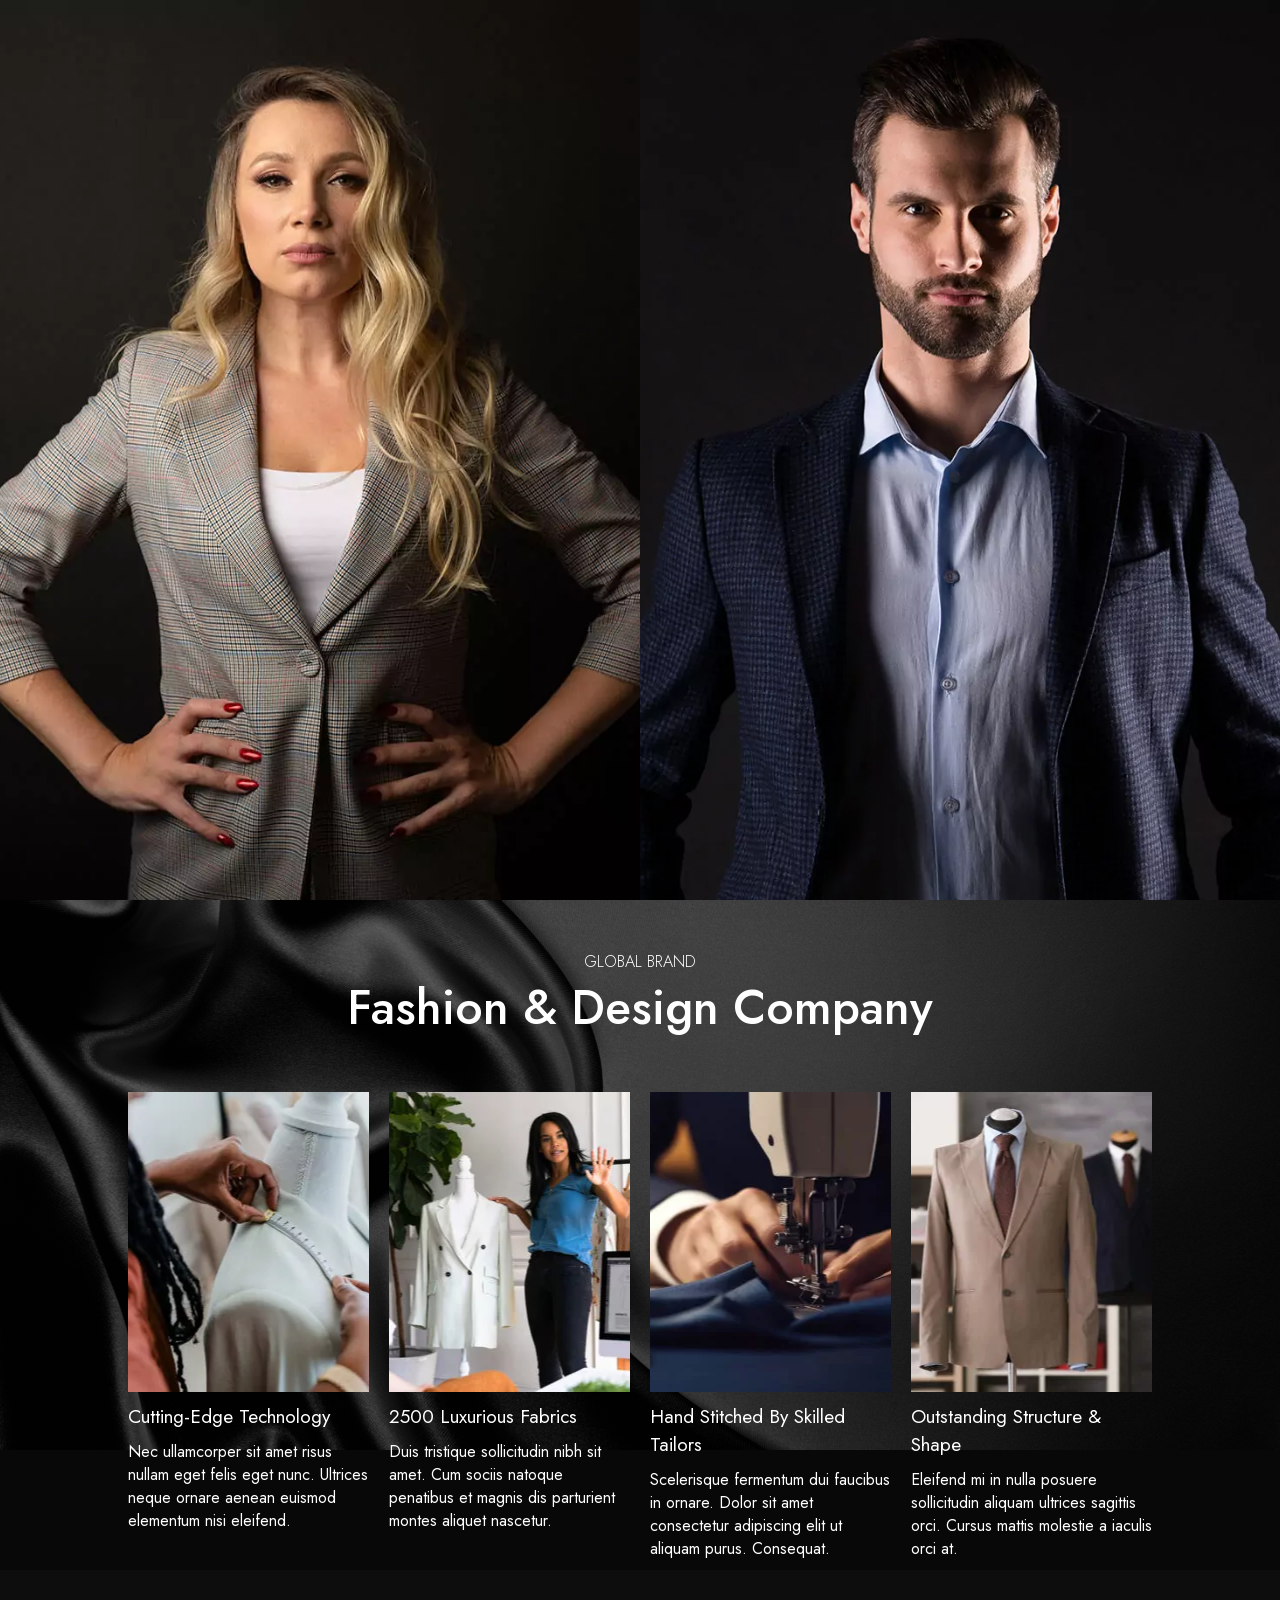
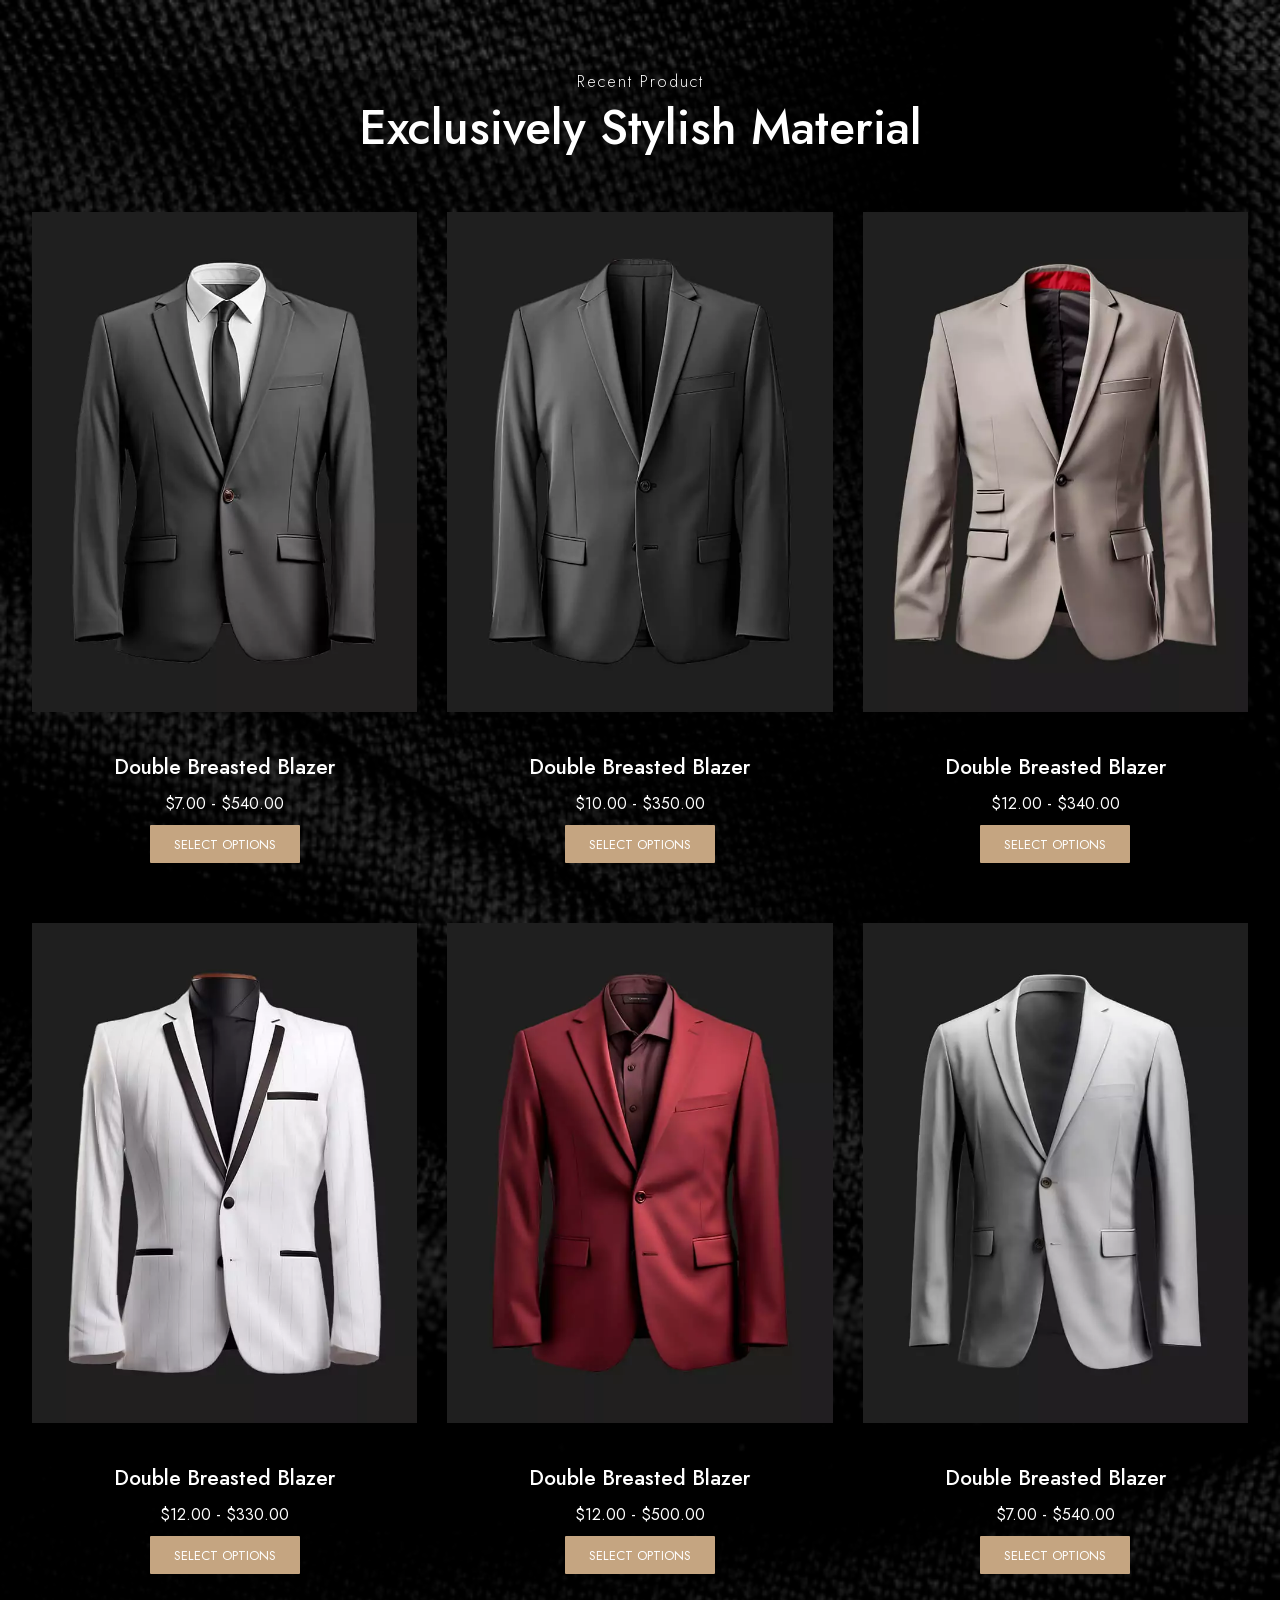
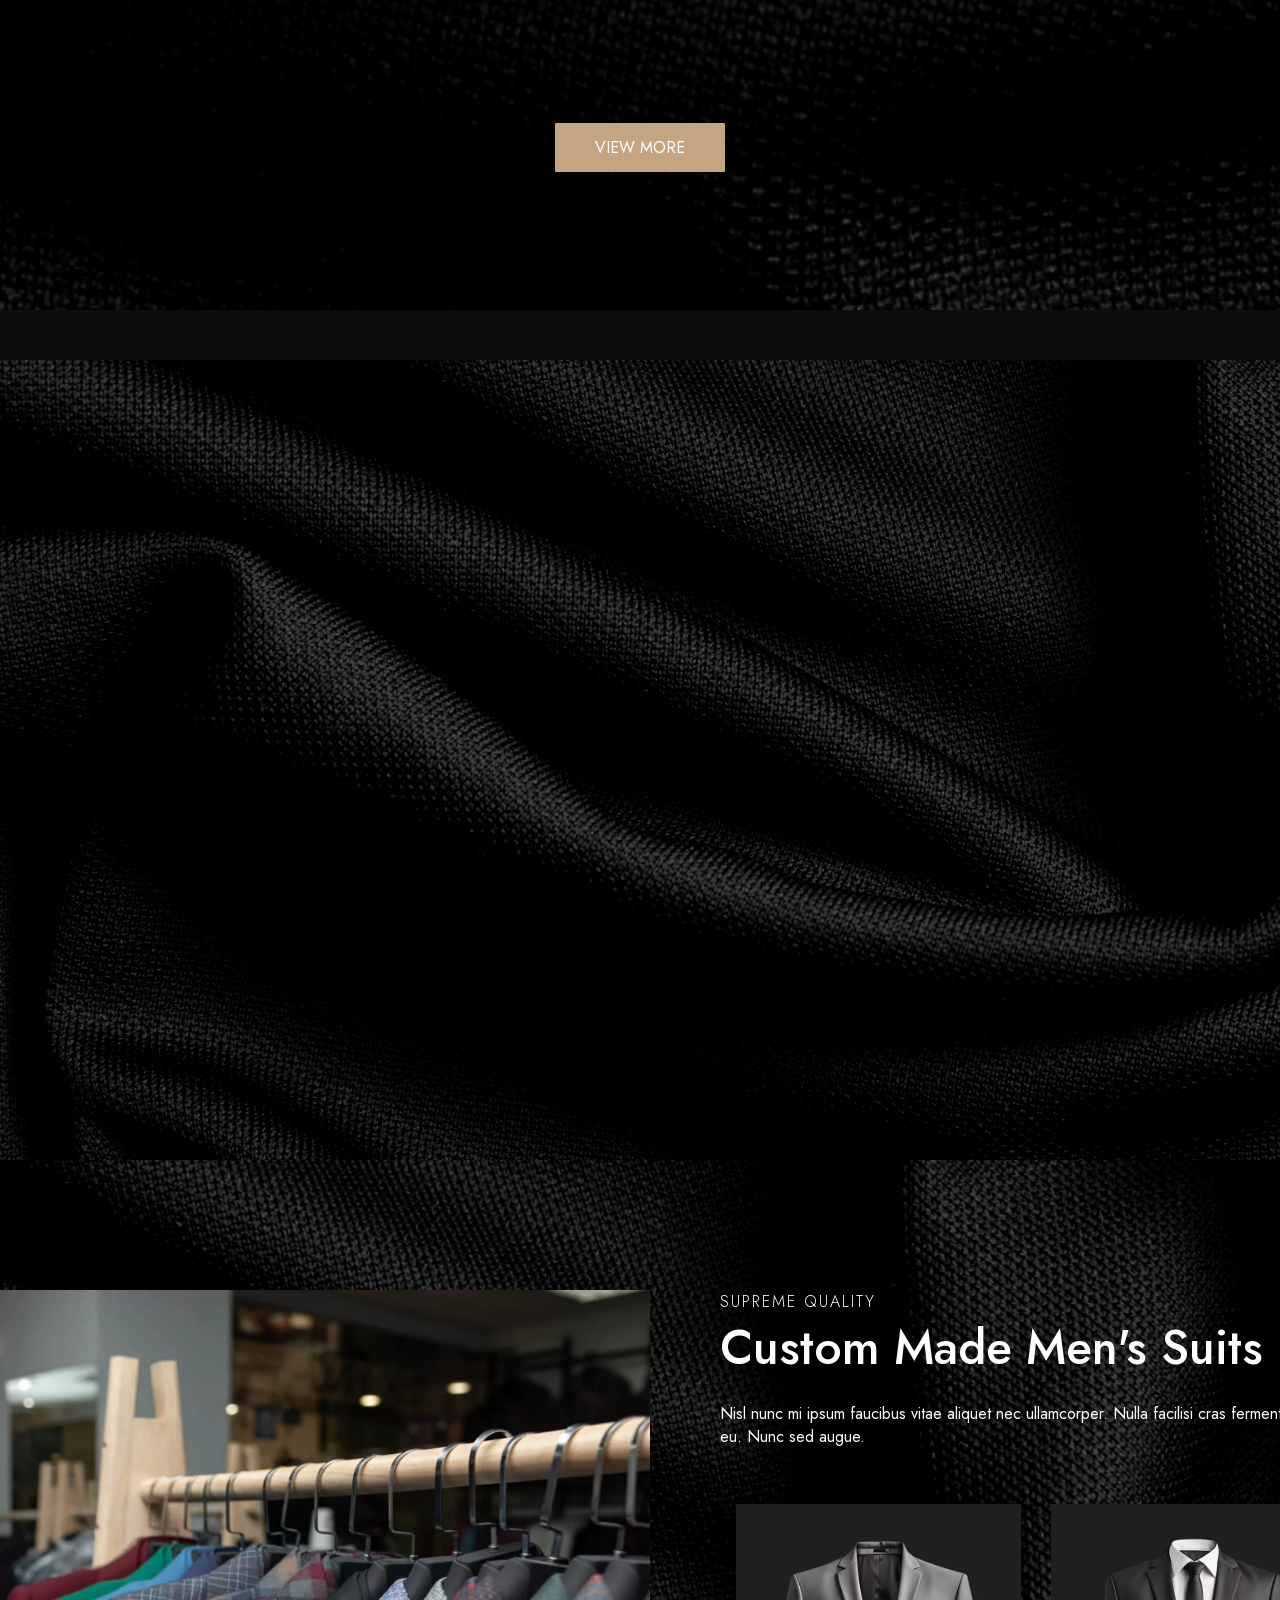
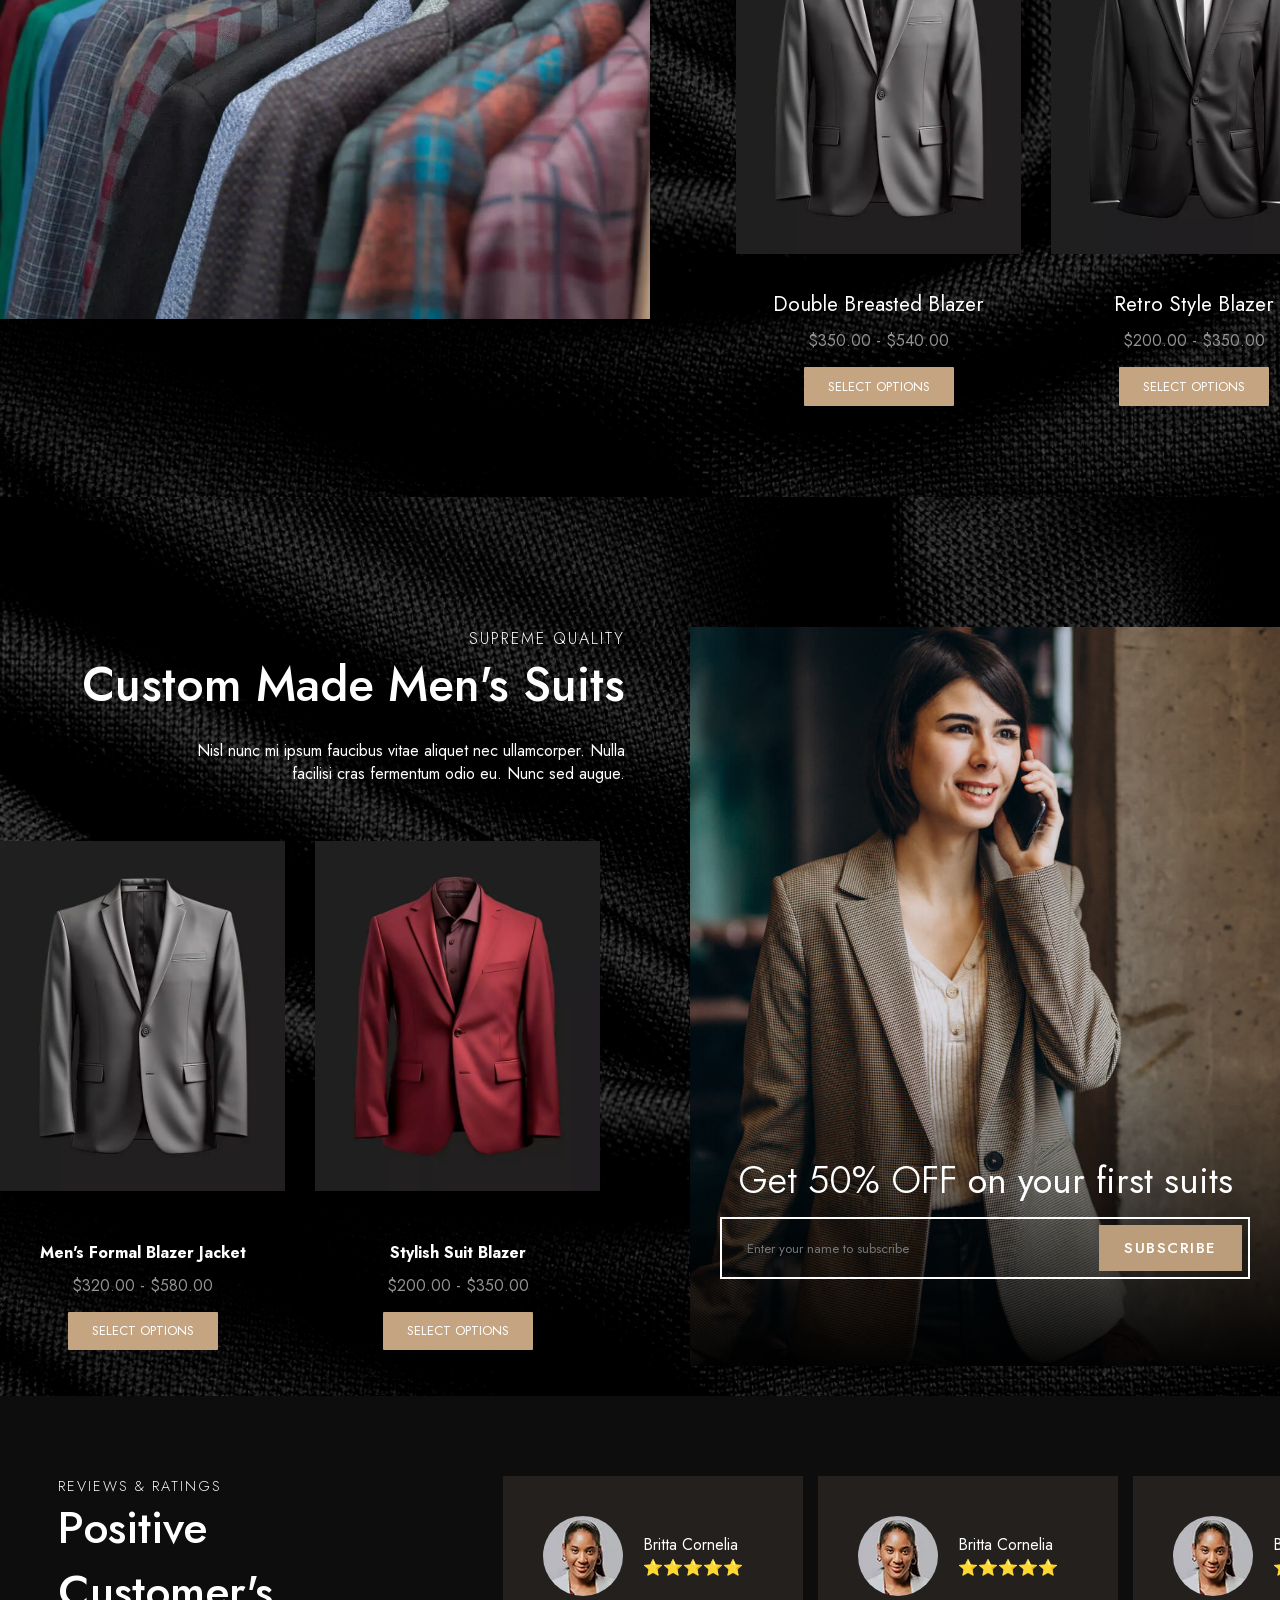
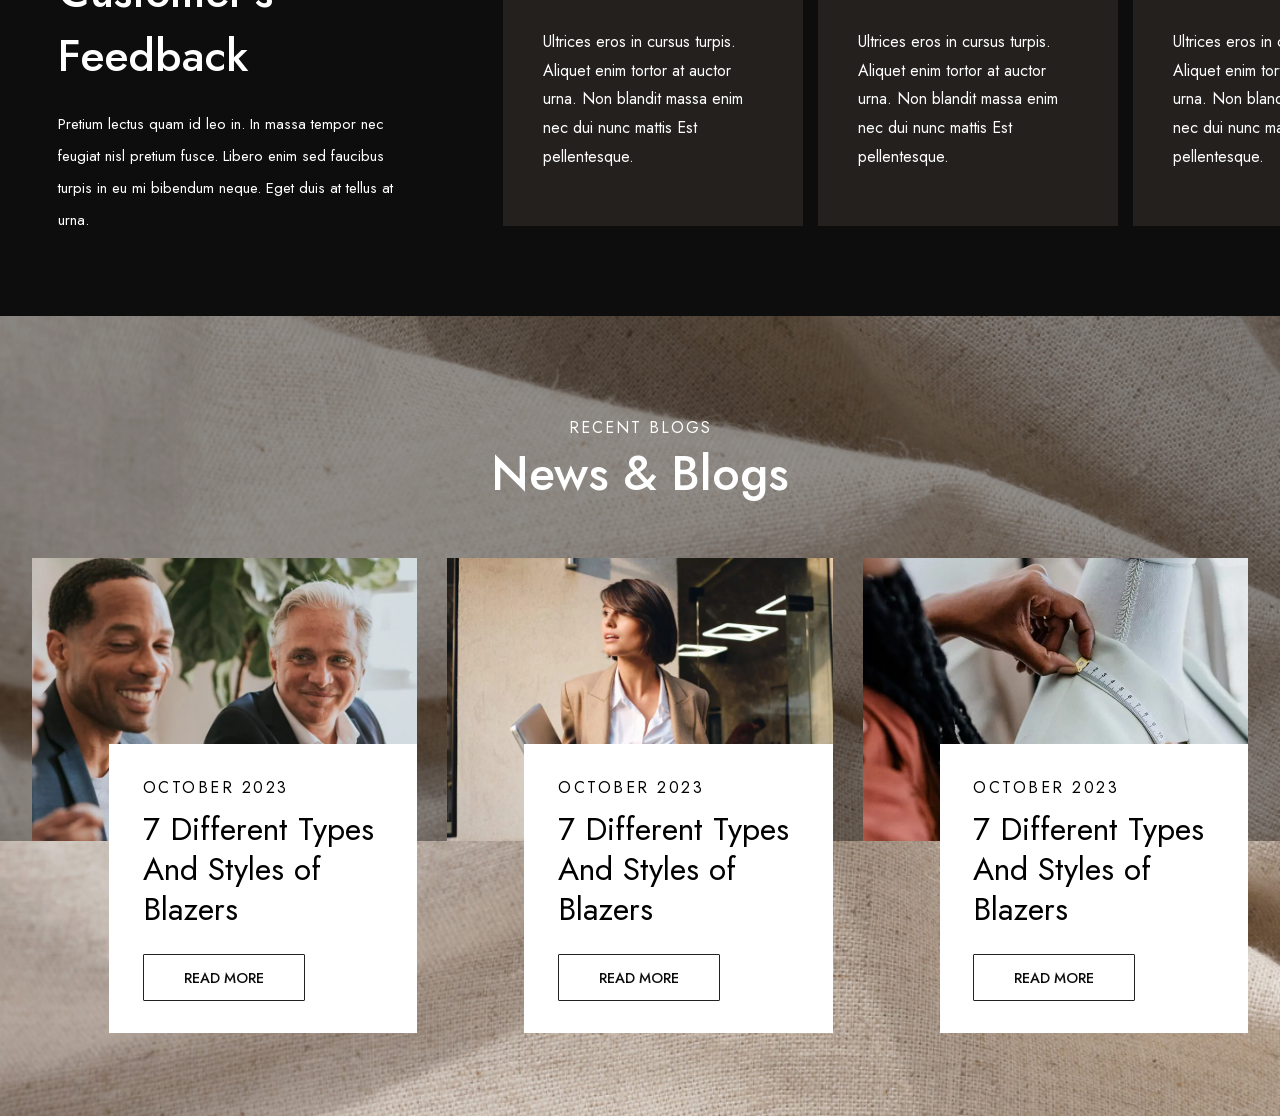
<file: index.html>
<!DOCTYPE html>
<html lang="en">
  <head>
    <meta charset="UTF-8" />
    <meta name="viewport" content="width=device-width, initial-scale=1.0" />
    <title>Document</title>
    <link rel="stylesheet" href="./css/newstyle.css" />
  </head>
  <body>
    <div class="container">
      <div class="flex-item bg-1"></div>
      <div class="flex-item bg-2"></div>
    </div>
    <!-- --------- CONTAINER 2 ------------- -->
    <div class="container-2">
      <div class="overlay">
        <div class="text-holder-1">
          <h5>GLOBAL BRAND</h5>
          <h1>Fashion & Design Company</h1>
        </div>

        <div class="grid">
          <div class="grid-item">
            <div class="img-1"></div>
            <div class="img-text">
              <p>Cutting-Edge Technology</p>
              <span>
                Nec ullamcorper sit amet risus nullam eget felis eget nunc.
                Ultrices neque ornare aenean euismod elementum nisi
                eleifend.</span
              >
            </div>
          </div>

          <div class="grid-item">
            <div class="img-2"></div>
            <div class="img-text">
              <p>2500 Luxurious Fabrics</p>
              <span>
                Duis tristique sollicitudin nibh sit amet. Cum sociis natoque
                penatibus et magnis dis parturient montes aliquet nascetur.
              </span>
            </div>
          </div>

          <div class="grid-item">
            <div class="img-3"></div>
            <div class="img-text">
              <p>Hand Stitched By Skilled Tailors</p>
              <span>
                Scelerisque fermentum dui faucibus in ornare. Dolor sit amet
                consectetur adipiscing elit ut aliquam purus. Consequat.</span
              >
            </div>
          </div>

          <div class="grid-item">
            <div class="img-4"></div>
            <div class="img-text">
              <p>Outstanding Structure & Shape</p>
              <span>
                Eleifend mi in nulla posuere sollicitudin aliquam ultrices
                sagittis orci. Cursus mattis molestie a iaculis orci at.</span
              >
            </div>
          </div>
        </div>
      </div>
    </div>

    <!-------- RECENT PRODUCT --- CONTAINER 3------------------------------- -->
    <div class="container-3">
      <div class="overlay-2">
        <div class="write-ups">
          <h5>Recent Product</h5>
          <h1>Exclusively Stylish Material</h1>
        </div>

        <div class="grid-2">
          <div class="grid-item">
            <div class="img-5 sm-bg-size"></div>
            <div class="img-text-option">
              <p>Double Breasted Blazer</p>
              <span>$7.00 - $540.00</span>
              <button class="btn">SELECT OPTIONS</button>
            </div>
          </div>

          <div class="grid-item">
            <div class="img-6 sm-bg-size"></div>
            <div class="img-text-option">
              <p>Double Breasted Blazer</p>
              <span>$10.00 - $350.00</span>
              <button class="btn">SELECT OPTIONS</button>
            </div>
          </div>

          <div class="grid-item">
            <div class="img-7 sm-bg-size"></div>
            <div class="img-text-option">
              <p>Double Breasted Blazer</p>
              <span>$12.00 - $340.00</span>
              <button class="btn">SELECT OPTIONS</button>
            </div>
          </div>

          <div class="grid-item">
            <div class="img-8 sm-bg-size"></div>
            <div class="img-text-option">
              <p>Double Breasted Blazer</p>
              <span>$12.00 - $330.00</span>
              <button class="btn">SELECT OPTIONS</button>
            </div>
          </div>

          <div class="grid-item">
            <div class="img-9 sm-bg-size"></div>
            <div class="img-text-option">
              <p>Double Breasted Blazer</p>
              <span>$12.00 - $500.00</span>
              <button class="btn">SELECT OPTIONS</button>
            </div>
          </div>

          <div class="grid-item">
            <div class="img-10 sm-bg-size"></div>
            <div class="img-text-option">
              <p>Double Breasted Blazer</p>
              <span>$7.00 - $540.00</span>
              <button class="btn">SELECT OPTIONS</button>
            </div>
          </div>
        </div>
        <div class="view">
          <button class="btn-middle">VIEW MORE</button>
        </div>
      </div>
    </div>

    <!----- CONTAINER 4 ---------------------->
    <div class="container-4">
      <iframe
        width="100%"
        height="100%"
        src="https://www.youtube.com/embed/CQpetweq4L8?si=Pf3C3_x625YRkBzx"
        title="YouTube video player"
        frameborder="0"
        allow="accelerometer; autoplay; clipboard-write; encrypted-media; gyroscope; picture-in-picture; web-share"
        referrerpolicy="strict-origin-when-cross-origin"
        allowfullscreen
      ></iframe>
    </div>

    <!---------CONTAINER 5 --------------- -->
    <div class="container-5">
      <div class="display">
        <div>
          <img src="/img/hotspot-background-1024x991.webp" />
        </div>

        <div class="text-holder-c5">
          <h5>SUPREME QUALITY</h5>
          <h1>Custom Made Men's Suits</h1>
          <p>
            Nisl nunc mi ipsum faucibus vitae aliquet nec ullamcorper. Nulla
            facilisi cras fermentum odio eu. Nunc sed augue.
          </p>

          <div class="grid-3">
            <div class="grid-item-a">
              <div class="img-11 suits"></div>
              <div class="img-text-option-1">
                <p>Double Breasted Blazer</p>
                <span>$350.00 - $540.00</span>
                <button class="btn">SELECT OPTIONS</button>
              </div>
            </div>
            <div class="grid-item-b">
              <div class="img-12 suits"></div>
              <div class="img-text-option-1">
                <p>Retro Style Blazer</p>
                <span>$200.00 - $350.00</span>
                <button class="btn">SELECT OPTIONS</button>
              </div>
            </div>
          </div>
        </div>
      </div>
    </div>

    <!---------- CONTAINER 6-------------- -->
    <div class="container-6">
      <div class="display-1">
        <div class="black-shine">
          <div class="gen">
            <h3><b>Get 50% OFF </b>on your first suits</h3>
            <div class="form">
              <input type="text" placeholder="Enter your name to subscribe" />
              <button class="sub">SUBSCRIBE</button>
            </div>
          </div>
        </div>

        <div>
          <div class="text-holder-c6">
            <div class="red">
              <h5>SUPREME QUALITY</h5>
              <h1>Custom Made Men's Suits</h1>
              <p>
                Nisl nunc mi ipsum faucibus vitae aliquet nec ullamcorper.
                Nulla<br />
                facilisi cras fermentum odio eu. Nunc sed augue.
              </p>
            </div>

            <div class="grid-4">
              <div class="grid-item">
                <div class="img-13"></div>
                <div class="img-text-option-2">
                  <p>Men's Formal Blazer Jacket</p>
                  <span>$320.00 - $580.00</span>
                  <button class="btn">SELECT OPTIONS</button>
                </div>
              </div>

              <div class="grid-item">
                <div class="img-14"></div>
                <div class="img-text-option-2">
                  <p>Stylish Suit Blazer</p>
                  <span>$200.00 - $350.00</span>
                  <button class="btn">SELECT OPTIONS</button>
                </div>
              </div>
            </div>
          </div>
        </div>
      </div>
    </div>
    <!------- CONTAINER 7 ------------- -->
    <div class="container-7">
      <div class="supreme-left">
        <h5>REVIEWS & RATINGS</h5>
        <h1>
          Positive <br />Customer's <br />
          Feedback
        </h1>
        <p>
          Pretium lectus quam id leo in. In massa tempor nec <br />
          feugiat nisl pretium fusce. Libero enim sed faucibus <br />
          turpis in eu mi bibendum neque. Eget duis at tellus at<br />
          urna.
        </p>
      </div>

      <div class="card-list">
        <div class="card">
          <div class="user">
            <div class="user-icon"></div>
            <div>
              <p>Britta Cornelia</p>
              <p>⭐️⭐️⭐️⭐️⭐️</p>
            </div>
          </div>
          <div class="para">
            <p>
              Ultrices eros in cursus turpis. Aliquet enim tortor at auctor
              urna. Non blandit massa enim nec dui nunc mattis Est pellentesque.
            </p>
          </div>
        </div>

        <div class="card">
          <div class="user">
            <div class="user-icon"></div>
            <div>
              <p>Britta Cornelia</p>
              <p>⭐️⭐️⭐️⭐️⭐️</p>
            </div>
          </div>
          <div class="para">
            <p>
              Ultrices eros in cursus turpis. Aliquet enim tortor at auctor
              urna. Non blandit massa enim nec dui nunc mattis Est pellentesque.
            </p>
          </div>
        </div>

        <div class="card">
          <div class="user">
            <div class="user-icon"></div>
            <div>
              <p>Britta Cornelia</p>
              <p>⭐️⭐️⭐️⭐️⭐️</p>
            </div>
          </div>
          <div class="para">
            <p>
              Ultrices eros in cursus turpis. Aliquet enim tortor at auctor
              urna. Non blandit massa enim nec dui nunc mattis Est pellentesque.
            </p>
          </div>
        </div>
      </div>
    </div>

    <!-- CONTAINER 8 -->
    <div class="container-8">
      <div class="overlay-title">
        <div class="text-holder-3">
          <h5>RECENT BLOGS</h5>
          <h1>News & Blogs</h1>
        </div>

        <div class="grid-5">
          <div class="grid-item-option">
            <div class="img-a">
              <div class="different">
                <h5>OCTOBER 2023</h5>
                <h1>
                  7 Different Types And Styles of<br />
                  Blazers
                </h1>
                <button class="btn">READ MORE</button>
              </div>
            </div>
          </div>

          <div class="grid-item-option">
            <div class="img-b">
              <div class="different">
                <h5>OCTOBER 2023</h5>
                <h1>
                  7 Different Types And Styles of<br />
                  Blazers
                </h1>
                <button class="btn">READ MORE</button>
              </div>
            </div>
          </div>

          <div class="grid-item-option">
            <div class="img-c">
              <div class="different">
                <h5>OCTOBER 2023</h5>
                <h1>
                  7 Different Types And Styles of<br />
                  Blazers
                </h1>
                <button class="btn">READ MORE</button>
              </div>
            </div>
          </div>
        </div>
      </div>
    </div>
  </body>
</html>
</file>
<file: css/newstyle.css>
* {
  margin: 0;
  padding: 0;
  box-sizing: border-box;
  font-family: "myFont";
}
body {
  background-color: #0d0d0d;
}

@font-face {
  font-family: "myFont";
  src: url(../Fonts/92zatBhPNqw73oTd4jQmfxI.woff2);
}
.container {
  display: flex;
}
.flex-item {
  width: 50%;
  height: 100vh;
}

.bg-1 {
  background-image: url("../img/slider-1-a.webp");
  background-size: cover;
  background-position: center;
  background-repeat: no-repeat;
}
.bg-2 {
  background-image: url("../img/slider-1-b.webp");
  background-size: cover;
  background-position: center;
  background-repeat: no-repeat;
}

/* CONTAINER 2 */
.container-2 {
  padding: 30px 0;
  background-image: url(../img/section-bg-1.jpg);
  background-size: cover;
  background-position: center;
  background-repeat: no-repeat;
  position: relative;
  height: 550px;
  margin-bottom: 150px;
}
.text-holder-1 {
  display: flex;
  justify-content: center;
  align-items: center;
  flex-direction: column;
  margin: 50px 0 50px 0;
}

.text-holder-1 h1 {
  color: #fff;
  font-size: 3rem;
  font-weight: 500;
}
.text-holder-1 h5 {
  color: #fff;
  font-size: 1rem;
  font-weight: 300;
}
.overlay {
  background-color: #00000061;
  width: 100%;
  position: absolute;
  top: 0;
}
.grid {
  display: grid;
  grid-template-columns: repeat(4, 1fr);
  margin: auto;
  width: 80%;
  gap: 20px;
}
.img-1 {
  height: 300px;
  background-image: url("../img//home-1-icon-box-image-1-300x300.webp");
  background-size: cover;
  background-position: center;
  background-repeat: no-repeat;
}

.img-2 {
  height: 300px;
  background-image: url("../img//home-1-icon-box-image-2-300x300.webp");
  background-size: cover;
  background-position: center;
  background-repeat: no-repeat;
}

.img-3 {
  height: 300px;
  background-image: url("../img//home-1-icon-box-image-3-300x300.webp");
  background-size: cover;
  background-position: center;
  background-repeat: no-repeat;
}
.img-4 {
  height: 300px;
  background-image: url("../img//home-1-icon-box-image-4-300x300.webp");
  background-size: cover;
  background-position: center;
  background-repeat: no-repeat;
}
.img-text {
  color: #fff;
  padding: 10px 0 0 0;
}

.img-text p {
  font-size: 1.2rem;
  font-weight: 700px;
  margin-bottom: 10px;
}

/* ------- CONTAINER 3------------- */

.container-3 {
  padding: 20px 0;
  background-image: url(../img//home-1-footer-bg.jpg);
  background-size: cover;
  background-position: center;
  background-repeat: no-repeat;
  /* position: relative; */
  /* height: 1840px; */
  margin-bottom: 50px;
}

.write-ups {
  display: flex;
  justify-content: center;
  align-items: center;
  flex-direction: column;
  margin: 50px 0 50px 0;
  color: #fff;
}

.write-ups h1 {
  font-size: 3rem;
  font-weight: 500;
}
.write-ups h5 {
  font-size: 1rem;
  font-weight: 300;
  letter-spacing: 2px;
}
.overlay-2 {
  background-color: #00000061;
  width: 100%;
  /* position: absolute; */
  /* top: 0; */
}

.grid-2 {
  display: grid;
  grid-template-columns: repeat(3, 1fr);
  margin: auto;
  width: 95%;
  gap: 30px;
}

.img-5 {
  height: 500px;
  background-image: url("../img//fashion-1-shop-1-1.webp");
  background-size: cover;
  background-position: center;
  background-repeat: no-repeat;
}

.img-6 {
  height: 500px;
  background-image: url("../img//fashion-1-shop-2-1.webp");
  background-size: cover;
  background-position: center;
  background-repeat: no-repeat;
}

.img-7 {
  height: 500px;
  background-image: url("../img//fashion-1-shop-3-1.webp");
  background-size: cover;
  background-position: center;
  background-repeat: no-repeat;
}

.img-8 {
  height: 500px;
  background-image: url("../img//fashion-1-shop-4-1.webp");
  background-size: cover;
  background-position: center;
  background-repeat: no-repeat;
}

.img-9 {
  height: 500px;
  background-image: url("../img//fashion-1-shop-5-1.webp");
  background-size: cover;
  background-position: center;
  background-repeat: no-repeat;
}

.img-10 {
  height: 500px;
  background-image: url("../img//fashion-1-shop-6-1.webp");
  background-size: cover;
  background-position: center;
  background-repeat: no-repeat;
}

.img-text-option {
  text-align: center;
  color: #fff;
  padding: 10px 0 0 0;
  margin: 30px 0;
}

.img-text-option p {
  font-size: 1.3rem;
  font-weight: 500;
  margin-bottom: 10px;
}

span {
  display: block;
  font-size: 1rem;
  color: #fff;
  padding-bottom: 10px;
}

.btn {
  font-size: 0.8rem;
  font-weight: 900px;
  padding: 0.6rem 1.5rem;
  background-color: rgb(197, 165, 129);
  border: none;
  border-radius: 1px;
  color: #fff;
}

.btn-middle {
  font-size: 1rem;
  font-weight: 900px;
  padding: 0.8rem 2.5rem;
  background-color: rgb(197, 165, 129);
  border: none;
  border-radius: 1px;
  color: #fff;
}

.view {
  width: 100%;
  height: 30px;
  display: flex;
  justify-content: center;
  align-items: center;
  margin: 8rem 0;
}

/* ----------CONTAINER 4----------------- */
.container-4 {
  background-image: url(../img/home-1-footer-bg.jpg);
  height: 800px;
  width: 1450px;
  /* background-color: red; */
}

/* -----------CONTAINER 5---------- */

.container-5 {
  padding: 30px 0;
  background-image: url(../img/home-1-footer-bg.jpg);
  background-size: cover;
  background-position: center;
  background-repeat: no-repeat;
}

.container-5 img {
  width: 650px;
}

.display {
  display: flex;
  margin-top: 100px;
}
.text-holder-c5 {
  margin-left: 70px;
}
.text-holder-c5 h1 {
  color: #fff;
  font-size: 3rem;
  font-weight: 500;
}
.text-holder-c5 h5 {
  color: #fff;
  font-size: 1rem;
  font-weight: 300;
  letter-spacing: 2px;
}
.text-holder-c5 p {
  color: #fff;
  margin-top: 20px;
}

.grid-3 {
  display: grid;
  grid-template-columns: 1fr 1fr;
  margin: 3.5rem 1rem;
  width: 600px;
  gap: 30px;
}
.img-11 {
  height: 350px;
  background-image: url("../img//fashion-1-shop-9-1.webp");
  background-size: cover;
  background-position: center;
  background-repeat: no-repeat;
}
.img-12 {
  height: 350px;
  background-image: url("../img//fashion-1-shop-10-4.webp");
  background-size: cover;
  background-position: center;
  background-repeat: no-repeat;
}

.img-text-option-1 {
  text-align: center;
  color: #fff;
  padding: 10px 0 0 0;
  margin: 5px 0;
}
.img-text-option-1 p {
  font-size: 1.3rem;
  font-weight: 700px;
  margin-bottom: 10px;
}

.img-text-option-1 span {
  display: block;
  font-size: 1rem;
  color: #939393;
  padding-bottom: 15px;
}

/* -----CONTAINER 6 */

.container-6 {
  padding: 30px 0;
  background-image: url(../img/home-1-footer-bg.jpg);
  background-size: cover;
  background-position: center;
  background-repeat: no-repeat;
}

.display-1 {
  display: flex;
  flex-direction: row-reverse;
  margin-top: 100px;
  color: #fff;
}
.black-shine {
  width: 700px;
  background-image: url("../img//inner-section-right-img.jpg");
  background-size: cover;
  background-position: center;
  background-repeat: no-repeat;
  position: relative;
}

.gen {
  display: flex;
  flex-direction: column;
  justify-content: center;
  align-items: center;
  background: linear-gradient(to top, #000000f4, #00000000);
  border: none;
  width: 100%;
  height: 300px;
  position: absolute;
  bottom: 0;
}

h3 {
  font-size: 36px;
  font-weight: 400;
}
h3 b {
  font-size: 38px;
  font-weight: 350;
}
.gen h3 {
  padding-bottom: 10px;
}
.form {
  display: flex;
  justify-content: space-between;
  border: 2px solid #fff;
  padding: 5px;
  width: 530px;
  height: 62px;
}
.form input {
  width: 400px;
  border: none;
  outline: none;
  padding: 20px;
  background: transparent;
  color: #cbcbcb;
}
.sub {
  font-size: 15px;
  width: 30%;
  margin: 1px;
  background-color: #bb9d7b;
  color: #fff;
  border: none;
  letter-spacing: 1.5px;
  font-weight: 550;
}

.text-holder-c6 h1 {
  color: #fff;
  font-size: 3rem;
  font-weight: 500;
}
.text-holder-c6 h5 {
  color: #fff;
  font-size: 1rem;
  font-weight: 300;
  letter-spacing: 2px;
}
.red {
  text-align: right;
  padding: 0 65px 0 0;
}
.text-holder-c6 p {
  color: #fff;
  margin-top: 20px;
}

.grid-4 {
  display: grid;
  grid-template-columns: 1fr 1fr;
  margin: 3.5rem 0 1rem;
  width: 600px;
  gap: 30px;
  margin-right: 90px;
}

.img-13 {
  height: 350px;
  background-image: url("../img//fashion-1-shop-9-1.webp");
  background-size: cover;
  background-position: center;
  background-repeat: no-repeat;
}
.img-14 {
  height: 350px;
  background-image: url("../img//fashion-1-shop-5-2.webp");
  background-size: cover;
  background-position: center;
  background-repeat: no-repeat;
}

.img-text-option-2 {
  display: flex;
  justify-content: center;
  align-items: center;
  flex-direction: column;
  text-align: center;
  color: #fff;
  margin-top: 30px;
}
.img-text-option-2 p {
  text-align: center;
  font-size: 1rem;
  font-weight: 700;
  margin-bottom: 10px;
}

.img-text-option-2 span {
  display: block;
  font-size: 1rem;
  color: #939393;
  padding-bottom: 15px;
}

/* -----CONTAINER 7---------- */
.container-7 {
  display: flex;
  /* justify-content: space-evenly; */
  margin: 5rem 0;
  height: auto;
}
.supreme-left {
  /* margin-left: 2.3rem;
  margin-top: 10rem; */
  margin-left: 58px;
}
.supreme-left h5 {
  color: #fff;
  font-size: 0.9rem;
  font-weight: 300;
  letter-spacing: 2px;
}

.supreme-left h1 {
  color: #fff;
  font-size: 2.8rem;
  font-weight: 500;
  line-height: 4rem;
}

.supreme-left p {
  color: #fff;
  margin-top: 20px;
  text-align: left;
  line-height: 2rem;
  font-size: 15px;
}

.card {
  background-color: #23201e;
  height: 350px;
  width: 300px;
  padding: 1.5rem;
  color: white;
}
.user {
  display: flex;
  align-items: center;
  padding: 1rem 1rem;
  gap: 20px;
  /* margin: 2rem 2rem; */
}

.user-icon {
  background-image: url(../img/home-testimonial-1.webp);
  background-position: top;
  height: 80px;
  width: 80px;
  background-color: orange;
  border-radius: 80%;
  padding-bottom: 0;
}
.para {
  padding: 1rem 1rem 1.6rem 1rem;
  line-height: 1.8rem;
}

.card-list {
  display: grid;
  grid-template-columns: repeat(3, 1fr);
  /* margin-left: 20px; */
  width: 40%;
  gap: 15px;
  margin-left: 110px;
}

/* ------CONTAINER 8------------------- */

.container-8 {
  padding: 20px 0;
  background-image: url(../img/section-bg.jpg);
  background-size: cover;
  background-position: center;
  background-repeat: no-repeat;
  position: relative;
  height: 800px;
  margin-top: 2rem;
}

.text-holder-3 {
  display: flex;
  justify-content: center;
  align-items: center;
  flex-direction: column;
  margin: 100px 0 50px 0;
}

.text-holder-3 h1 {
  color: #fff;
  font-size: 3rem;
  font-weight: 500;
}
.text-holder-3 h5 {
  color: #fff;
  font-size: 1rem;
  font-weight: 400;
  letter-spacing: 2px;
}

.overlay-title {
  background-color: #00000061;
  width: 100%;
  position: absolute;
  top: 0;
}

.grid-5 {
  display: grid;
  grid-template-columns: repeat(3, 1fr);
  margin: auto;
  width: 95%;
  gap: 30px;
}

.different {
  position: absolute;
  top: 186px;
  width: 80%;
  /* height: 300px; */
  background-color: #fff;
  padding: 2rem 2.1rem;
}
.img-a {
  display: flex;
  justify-content: right;
  height: 283px;
  background-image: url("../img//blog-11-1000x600.webp");
  background-size: cover;
  background-position: center;
  background-repeat: no-repeat;
  position: relative;
}

.img-b {
  display: flex;
  justify-content: right;
  height: 283px;
  background-image: url("../img//blog-10-1000x600.webp");
  background-size: cover;
  background-position: center;
  background-repeat: no-repeat;
  position: relative;
}

.img-c {
  display: flex;
  justify-content: right;
  height: 283px;
  background-image: url("../img//home-1-icon-box-image-1-768x768.webp");
  background-size: cover;
  background-position: center;
  background-repeat: no-repeat;
  position: relative;
}

.different h1 {
  font-size: 2rem;
  font-weight: 400;
  line-height: 2.5rem;
  margin-bottom: 25px;
}
.different h5 {
  font-size: 1rem;
  font-weight: 400;
  letter-spacing: 2.5px;
  padding-bottom: 10px;
}

.different .btn {
  font-size: 0.9rem;
  font-weight: 500;
  padding: 0.8rem 2.5rem;
  background-color: #fff;
  border: 1px solid #222222;
  color: #0d0d0d;
}

/* RESPONSIVE PART */
@media screen and (max-width: 320px) {
  .container {
    flex-direction: column;
  }
  .flex-item {
    width: 100%;
    height: 400px;
  }
  .grid {
    grid-template-columns: 1fr;
  }
  .text-holder-1 h1 {
    font-size: 1.5rem;
  }
  .container-2 {
    height: 2034px;
  }
  .overlay {
    height: 2034px;
  }
  /* ---container-3----- */

  .grid-2 {
    grid-template-columns: 1fr !important;
  }
  .write-ups h1 {
    text-align: center;
    font-size: 1.9rem;
  }
  .sm-bg-size {
    background-size: contain;
  }
  /* CONTAINER 4 */
  .container-4 {
    height: 400px;
    width: 480px;
  }

  /*---- CONTAINER 5----- */

  .display {
    flex-direction: column;
  }
  .container-5 img {
    width: 300px;
    height: 300px;
  }
  .grid-3 {
    grid-template-columns: 1fr;
    gap: 0px;
    margin: 1rem 1rem;
    width: 300px;
  }

  .text-holder-c5 {
    margin: 0px;
    color: #fff;
    padding: 1rem;
  }
  .text-holder-c5 h1 {
    font-size: 2.5rem;
    font-weight: 520;
    line-height: 3rem;
  }
  .text-holder-c5 h5 {
    font-size: 0.9rem;
    font-weight: 400;
    letter-spacing: 3px;
  }
  .text-holder-c5 p {
    color: #fff;
    margin-top: 20px;
    font-size: 1rem;
  }
  .img-11,
  .img-12 {
    background-size: contain;
  }
  .grid-item-a,
  .grid-item-b {
    margin-top: 40px;
  }
}
</file>
